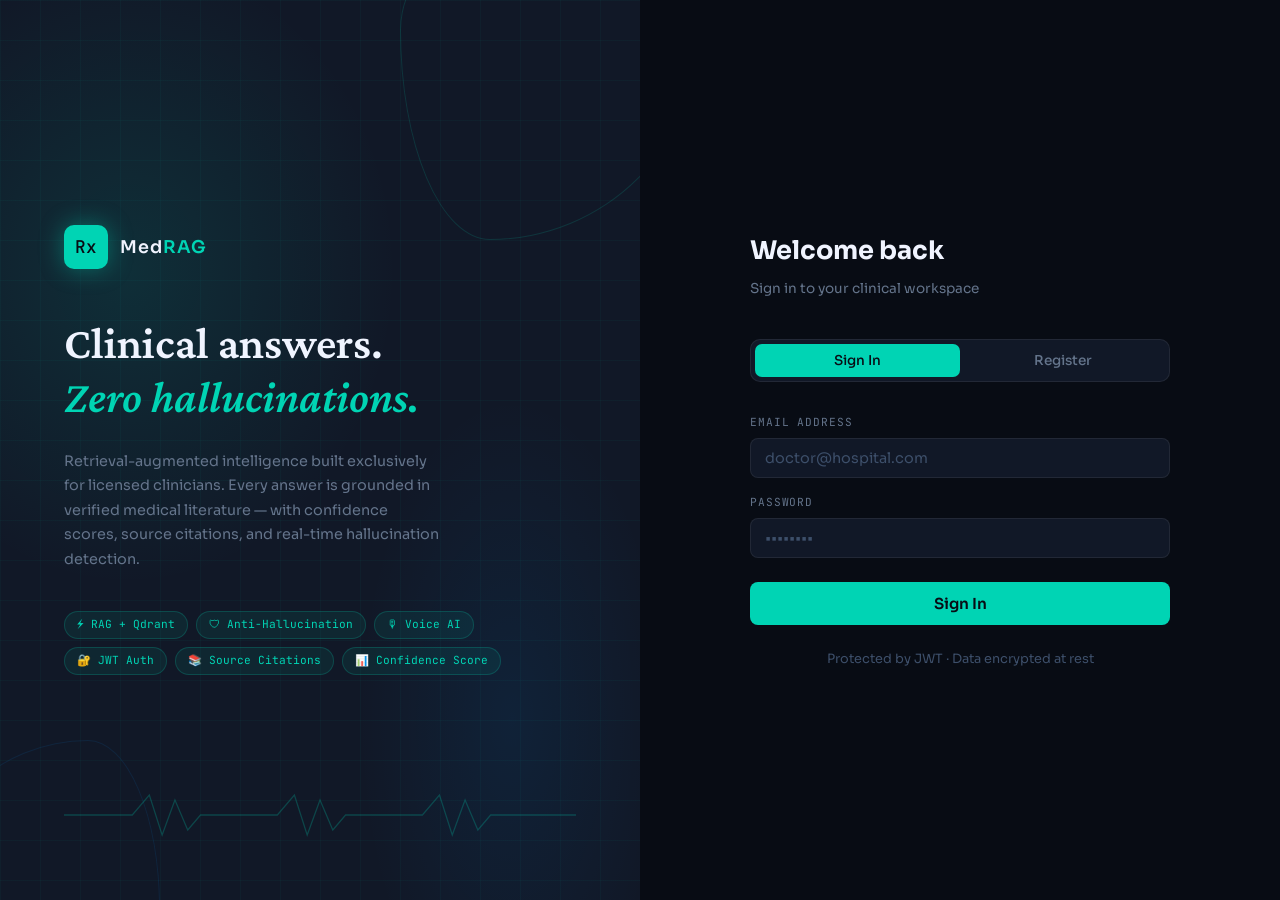
<file: frontend/index.html>
<!DOCTYPE html>
<html lang="en">
<head>
  <meta charset="UTF-8" />
  <meta name="viewport" content="width=device-width, initial-scale=1.0" />
  <title>MedRAG – Clinical Intelligence System</title>
  <link rel="preconnect" href="https://fonts.googleapis.com" />
  <link rel="preconnect" href="https://fonts.gstatic.com" crossorigin />
  <link href="https://fonts.googleapis.com/css2?family=Sora:wght@300;400;500;600;700&family=JetBrains+Mono:wght@400;500&family=Crimson+Pro:ital,wght@0,400;0,600;1,400&display=swap" rel="stylesheet" />
  <link rel="stylesheet" href="css/styles.css" />
  <style>
    /* ── Login-specific overrides ── */
    body { background: var(--bg-void); overflow: hidden; }

    .login-grid {
      display: grid;
      grid-template-columns: 1fr 1fr;
      min-height: 100vh;
    }

    /* Left panel — branding */
    .login-brand {
      position: relative;
      background: var(--bg-surface);
      display: flex;
      flex-direction: column;
      justify-content: center;
      padding: 4rem;
      overflow: hidden;
    }
    .login-brand::before {
      content: '';
      position: absolute;
      inset: 0;
      background:
        radial-gradient(ellipse 60% 50% at 20% 30%, rgba(0,212,180,0.12) 0%, transparent 70%),
        radial-gradient(ellipse 40% 60% at 80% 80%, rgba(0,150,255,0.08) 0%, transparent 60%);
      pointer-events: none;
    }
    .brand-grid-lines {
      position: absolute; inset: 0;
      background-image:
        linear-gradient(rgba(0,212,180,0.04) 1px, transparent 1px),
        linear-gradient(90deg, rgba(0,212,180,0.04) 1px, transparent 1px);
      background-size: 40px 40px;
    }
    .brand-hex {
      position: absolute; top: -60px; right: -60px;
      width: 300px; height: 300px;
      border: 1px solid rgba(0,212,180,0.15);
      border-radius: 30% 70% 70% 30% / 30% 30% 70% 70%;
      animation: morph 8s ease-in-out infinite;
    }
    .brand-hex-2 {
      position: absolute; bottom: -80px; left: -80px;
      width: 240px; height: 240px;
      border: 1px solid rgba(0,150,255,0.10);
      border-radius: 70% 30% 30% 70% / 70% 70% 30% 30%;
      animation: morph 10s ease-in-out infinite reverse;
    }
    @keyframes morph {
      0%, 100% { border-radius: 30% 70% 70% 30% / 30% 30% 70% 70%; }
      25% { border-radius: 58% 42% 75% 25% / 76% 46% 54% 24%; }
      50% { border-radius: 50% 50% 33% 67% / 55% 27% 73% 45%; }
      75% { border-radius: 33% 67% 58% 42% / 63% 68% 32% 37%; }
    }

    .brand-pulse {
      position: absolute;
      bottom: 60px; left: 4rem; right: 4rem;
      height: 50px;
      overflow: hidden;
      opacity: 0.4;
    }
    .brand-pulse svg { width: 100%; height: 100%; }

    .brand-logo {
      position: relative; z-index: 2;
      display: flex; align-items: center; gap: 12px;
      margin-bottom: 3rem;
    }
    .brand-logo-mark {
      width: 44px; height: 44px;
      background: var(--teal);
      border-radius: 10px;
      display: flex; align-items: center; justify-content: center;
      font-family: 'JetBrains Mono', monospace;
      font-size: 1.1rem; font-weight: 500;
      color: var(--bg-void);
      box-shadow: 0 0 24px rgba(0,212,180,0.4);
    }
    .brand-logo-name {
      font-family: 'Sora', sans-serif;
      font-size: 1.1rem; font-weight: 600;
      color: var(--text-primary);
      letter-spacing: 0.05em;
    }
    .brand-logo-name span { color: var(--teal); }

    .brand-headline {
      position: relative; z-index: 2;
      font-family: 'Crimson Pro', serif;
      font-size: 2.8rem;
      font-weight: 600;
      line-height: 1.2;
      color: var(--text-primary);
      margin-bottom: 1.5rem;
    }
    .brand-headline em { color: var(--teal); font-style: italic; }

    .brand-desc {
      position: relative; z-index: 2;
      font-family: 'Sora', sans-serif;
      font-size: 0.9rem;
      color: var(--text-muted);
      line-height: 1.7;
      max-width: 380px;
      margin-bottom: 2.5rem;
    }

    .brand-pills {
      position: relative; z-index: 2;
      display: flex; flex-wrap: wrap; gap: 8px;
    }
    .brand-pill {
      background: rgba(0,212,180,0.08);
      border: 1px solid rgba(0,212,180,0.2);
      color: var(--teal);
      font-family: 'JetBrains Mono', monospace;
      font-size: 0.7rem;
      padding: 4px 12px;
      border-radius: 20px;
    }

    /* Right panel — form */
    .login-panel {
      display: flex;
      flex-direction: column;
      justify-content: center;
      align-items: center;
      padding: 4rem 3rem;
      background: var(--bg-void);
    }

    .login-card {
      width: 100%;
      max-width: 420px;
      animation: slideUp 0.6s cubic-bezier(0.16, 1, 0.3, 1) both;
    }
    @keyframes slideUp {
      from { opacity: 0; transform: translateY(30px); }
      to   { opacity: 1; transform: translateY(0); }
    }

    .login-title {
      font-family: 'Sora', sans-serif;
      font-size: 1.6rem; font-weight: 700;
      color: var(--text-primary);
      margin-bottom: 0.4rem;
    }
    .login-subtitle {
      font-size: 0.85rem; color: var(--text-muted);
      margin-bottom: 2.5rem;
    }

    .tab-switch {
      display: flex;
      background: var(--bg-surface);
      border-radius: 10px;
      padding: 4px;
      margin-bottom: 2rem;
      border: 1px solid var(--border);
    }
    .tab-btn {
      flex: 1;
      padding: 8px;
      border: none;
      background: transparent;
      color: var(--text-muted);
      font-family: 'Sora', sans-serif;
      font-size: 0.85rem;
      font-weight: 500;
      cursor: pointer;
      border-radius: 7px;
      transition: all 0.2s;
    }
    .tab-btn.active {
      background: var(--teal);
      color: var(--bg-void);
    }

    .auth-form { display: none; flex-direction: column; gap: 1rem; }
    .auth-form.active { display: flex; }

    .form-group { display: flex; flex-direction: column; gap: 6px; }
    .form-label {
      font-family: 'JetBrains Mono', monospace;
      font-size: 0.7rem;
      color: var(--text-muted);
      letter-spacing: 0.08em;
      text-transform: uppercase;
    }
    .form-row { display: grid; grid-template-columns: 1fr 1fr; gap: 12px; }

    .form-input, .form-select {
      background: var(--bg-surface);
      border: 1px solid var(--border);
      border-radius: 8px;
      padding: 10px 14px;
      color: var(--text-primary);
      font-family: 'Sora', sans-serif;
      font-size: 0.9rem;
      outline: none;
      transition: border-color 0.2s, box-shadow 0.2s;
      width: 100%;
      box-sizing: border-box;
    }
    .form-input::placeholder { color: var(--text-dim); }
    .form-input:focus, .form-select:focus {
      border-color: var(--teal);
      box-shadow: 0 0 0 3px rgba(0,212,180,0.12);
    }
    .form-select option { background: var(--bg-surface); }

    .form-input.error { border-color: var(--danger); }
    .error-msg {
      font-size: 0.75rem; color: var(--danger);
      display: none;
    }
    .error-msg.visible { display: block; }

    .btn-primary {
      background: var(--teal);
      color: var(--bg-void);
      border: none;
      border-radius: 8px;
      padding: 12px;
      font-family: 'Sora', sans-serif;
      font-size: 0.95rem;
      font-weight: 600;
      cursor: pointer;
      transition: opacity 0.2s, transform 0.1s, box-shadow 0.2s;
      position: relative;
      overflow: hidden;
      margin-top: 0.5rem;
    }
    .btn-primary:hover { opacity: 0.92; box-shadow: 0 0 20px rgba(0,212,180,0.35); }
    .btn-primary:active { transform: scale(0.98); }
    .btn-primary:disabled { opacity: 0.5; cursor: not-allowed; }
    .btn-primary .btn-loader {
      display: none;
      width: 16px; height: 16px;
      border: 2px solid rgba(0,0,0,0.3);
      border-top-color: var(--bg-void);
      border-radius: 50%;
      animation: spin 0.7s linear infinite;
      margin: 0 auto;
    }
    .btn-primary.loading .btn-text { display: none; }
    .btn-primary.loading .btn-loader { display: block; }
    @keyframes spin { to { transform: rotate(360deg); } }

    .form-footer {
      text-align: center;
      font-size: 0.8rem;
      color: var(--text-dim);
      margin-top: 0.5rem;
    }

    .alert-box {
      padding: 10px 14px;
      border-radius: 8px;
      font-size: 0.82rem;
      font-family: 'Sora', sans-serif;
      display: none;
    }
    .alert-box.error { background: rgba(239,68,68,0.1); border: 1px solid rgba(239,68,68,0.3); color: #f87171; display: block; }
    .alert-box.success { background: rgba(0,212,180,0.1); border: 1px solid rgba(0,212,180,0.3); color: var(--teal); display: block; }

    @media (max-width: 768px) {
      .login-grid { grid-template-columns: 1fr; }
      .login-brand { display: none; }
      .login-panel { padding: 2rem 1.5rem; }
    }
  </style>
</head>
<body>
  <div class="login-grid">
    <!-- ── Brand Panel ── -->
    <div class="login-brand">
      <div class="brand-grid-lines"></div>
      <div class="brand-hex"></div>
      <div class="brand-hex-2"></div>

      <div class="brand-logo">
        <div class="brand-logo-mark">Rx</div>
        <div class="brand-logo-name">Med<span>RAG</span></div>
      </div>

      <h1 class="brand-headline">
        Clinical answers.<br/>
        <em>Zero hallucinations.</em>
      </h1>
      <p class="brand-desc">
        Retrieval-augmented intelligence built exclusively for licensed clinicians.
        Every answer is grounded in verified medical literature — with confidence scores,
        source citations, and real-time hallucination detection.
      </p>

      <div class="brand-pills">
        <span class="brand-pill">⚡ RAG + Qdrant</span>
        <span class="brand-pill">🛡 Anti-Hallucination</span>
        <span class="brand-pill">🎙 Voice AI</span>
        <span class="brand-pill">🔐 JWT Auth</span>
        <span class="brand-pill">📚 Source Citations</span>
        <span class="brand-pill">📊 Confidence Score</span>
      </div>

      <!-- ECG pulse line decoration -->
      <div class="brand-pulse">
        <svg viewBox="0 0 600 50" preserveAspectRatio="none" fill="none">
          <polyline points="0,25 80,25 100,5 115,45 130,10 145,40 160,25 250,25 270,5 285,45 300,10 315,40 330,25 420,25 440,5 455,45 470,10 485,40 500,25 600,25"
            stroke="rgba(0,212,180,0.6)" stroke-width="1.5" fill="none"/>
        </svg>
      </div>
    </div>

    <!-- ── Auth Panel ── -->
    <div class="login-panel">
      <div class="login-card">
        <h2 class="login-title">Welcome back</h2>
        <p class="login-subtitle">Sign in to your clinical workspace</p>

        <div class="tab-switch">
          <button class="tab-btn active" onclick="switchTab('login')">Sign In</button>
          <button class="tab-btn" onclick="switchTab('register')">Register</button>
        </div>

        <div id="alertBox" class="alert-box"></div>

        <!-- ── Login Form ── -->
        <form id="loginForm" class="auth-form active" onsubmit="handleLogin(event)">
          <div class="form-group">
            <label class="form-label">Email Address</label>
            <input type="email" id="loginEmail" class="form-input" placeholder="doctor@hospital.com" required />
          </div>
          <div class="form-group">
            <label class="form-label">Password</label>
            <input type="password" id="loginPassword" class="form-input" placeholder="••••••••" required />
          </div>
          <button type="submit" class="btn-primary" id="loginBtn">
            <span class="btn-text">Sign In</span>
            <span class="btn-loader"></span>
          </button>
          <p class="form-footer">Protected by JWT · Data encrypted at rest</p>
        </form>

        <!-- ── Register Form ── -->
        <form id="registerForm" class="auth-form" onsubmit="handleRegister(event)">
          <div class="form-row">
            <div class="form-group">
              <label class="form-label">First Name</label>
              <input type="text" id="regFirst" class="form-input" placeholder="Jane" required />
            </div>
            <div class="form-group">
              <label class="form-label">Last Name</label>
              <input type="text" id="regLast" class="form-input" placeholder="Smith" required />
            </div>
          </div>
          <div class="form-group">
            <label class="form-label">Email Address</label>
            <input type="email" id="regEmail" class="form-input" placeholder="doctor@hospital.com" required />
          </div>
          <div class="form-row">
            <div class="form-group">
              <label class="form-label">Specialty</label>
              <select id="regSpecialty" class="form-select form-input" required>
                <option value="">Select…</option>
                <option value="cardiology">Cardiology</option>
                <option value="neurology">Neurology</option>
                <option value="oncology">Oncology</option>
                <option value="pediatrics">Pediatrics</option>
                <option value="radiology">Radiology</option>
                <option value="surgery">Surgery</option>
                <option value="internal_medicine">Internal Medicine</option>
                <option value="emergency">Emergency Medicine</option>
                <option value="psychiatry">Psychiatry</option>
                <option value="dermatology">Dermatology</option>
                <option value="orthopedics">Orthopedics</option>
                <option value="gynecology">Gynecology</option>
                <option value="urology">Urology</option>
                <option value="general">General Practice</option>
              </select>
            </div>
            <div class="form-group">
              <label class="form-label">License No.</label>
              <input type="text" id="regLicense" class="form-input" placeholder="MCI-12345" required />
            </div>
          </div>
          <div class="form-group">
            <label class="form-label">Hospital / Institution</label>
            <input type="text" id="regHospital" class="form-input" placeholder="City General Hospital" />
          </div>
          <div class="form-group">
            <label class="form-label">Password</label>
            <input type="password" id="regPassword" class="form-input" placeholder="Min 8 characters" required />
          </div>
          <div class="form-group">
            <label class="form-label">Confirm Password</label>
            <input type="password" id="regPassword2" class="form-input" placeholder="Repeat password" required />
          </div>
          <button type="submit" class="btn-primary" id="registerBtn">
            <span class="btn-text">Create Account</span>
            <span class="btn-loader"></span>
          </button>
          <p class="form-footer">For licensed medical professionals only</p>
        </form>
      </div>
    </div>
  </div>

  <script src="js/api.js"></script>
  <script src="js/auth.js"></script>
</body>
</html>
</file>
<file: frontend/css/styles.css>
/* ══════════════════════════════════════════════════════════════════════════════
   MedRAG – Design System
   Dark clinical aesthetic: deep navy base, electric teal accents
   Fonts: Sora (UI) · JetBrains Mono (data) · Crimson Pro (headings)
══════════════════════════════════════════════════════════════════════════════ */

/* ── Variables ─────────────────────────────────────────────────────────────── */
:root {
  --bg-void:        #080c14;
  --bg-deep:        #0d1220;
  --bg-surface:     #111827;
  --bg-elevated:    #1a2235;
  --bg-hover:       #1e2940;

  --teal:           #00d4b4;
  --teal-dim:       rgba(0,212,180,0.15);
  --teal-glow:      rgba(0,212,180,0.35);
  --blue:           #3b82f6;
  --amber:          #f59e0b;
  --danger:         #ef4444;
  --success:        #22c55e;

  --text-primary:   #f0f4ff;
  --text-secondary: #94a3b8;
  --text-muted:     #64748b;
  --text-dim:       #3d4f6a;

  --border:         rgba(255,255,255,0.07);
  --border-bright:  rgba(255,255,255,0.12);

  --radius-sm:      6px;
  --radius-md:      10px;
  --radius-lg:      16px;
  --radius-xl:      24px;

  --shadow-sm:      0 1px 3px rgba(0,0,0,0.4);
  --shadow-md:      0 4px 16px rgba(0,0,0,0.5);
  --shadow-lg:      0 12px 40px rgba(0,0,0,0.7);

  --sidebar-w:      240px;
  --sidebar-collapsed: 64px;
  --transition:     0.2s cubic-bezier(0.16, 1, 0.3, 1);
}

/* ── Reset ─────────────────────────────────────────────────────────────────── */
*, *::before, *::after { box-sizing: border-box; margin: 0; padding: 0; }
html { font-size: 16px; -webkit-font-smoothing: antialiased; }
body {
  font-family: 'Sora', sans-serif;
  background: var(--bg-void);
  color: var(--text-primary);
  min-height: 100vh;
  line-height: 1.6;
}
a { text-decoration: none; color: inherit; }
button { font-family: inherit; cursor: pointer; }
select, input, textarea { font-family: inherit; }
::-webkit-scrollbar { width: 5px; height: 5px; }
::-webkit-scrollbar-track { background: transparent; }
::-webkit-scrollbar-thumb { background: var(--bg-elevated); border-radius: 10px; }
::selection { background: var(--teal-dim); color: var(--teal); }

/* ══════════════════════════════════════════════════════════════════════════════
   APP SHELL
══════════════════════════════════════════════════════════════════════════════ */
.app-shell {
  display: flex;
  height: 100vh;
  overflow: hidden;
}

/* ── Sidebar ─────────────────────────────────────────────────────────────── */
.sidebar {
  width: var(--sidebar-w);
  background: var(--bg-surface);
  border-right: 1px solid var(--border);
  display: flex;
  flex-direction: column;
  flex-shrink: 0;
  transition: width var(--transition);
  overflow: hidden;
  position: relative;
  z-index: 10;
}
.sidebar.collapsed { width: var(--sidebar-collapsed); }
.sidebar.collapsed .logo-name,
.sidebar.collapsed .doctor-info,
.sidebar.collapsed .nav-item span,
.sidebar.collapsed .specialty-badge,
.sidebar.collapsed .btn-logout { display: none; }

.sidebar-header {
  display: flex;
  align-items: center;
  justify-content: space-between;
  padding: 1.25rem 1rem;
  border-bottom: 1px solid var(--border);
}

.logo { display: flex; align-items: center; gap: 10px; }
.logo-mark {
  width: 36px; height: 36px;
  background: var(--teal);
  color: var(--bg-void);
  border-radius: var(--radius-sm);
  display: flex; align-items: center; justify-content: center;
  font-family: 'JetBrains Mono', monospace;
  font-size: 0.85rem; font-weight: 500;
  flex-shrink: 0;
  box-shadow: 0 0 16px var(--teal-glow);
}
.logo-name {
  font-size: 1rem; font-weight: 600;
  white-space: nowrap;
}
.logo-name span { color: var(--teal); }

.sidebar-toggle {
  background: var(--bg-elevated);
  border: 1px solid var(--border);
  color: var(--text-muted);
  width: 28px; height: 28px;
  border-radius: var(--radius-sm);
  display: flex; align-items: center; justify-content: center;
  transition: color var(--transition);
  flex-shrink: 0;
}
.sidebar-toggle:hover { color: var(--teal); }

.sidebar-doctor {
  display: flex;
  align-items: center;
  gap: 10px;
  padding: 1rem;
  border-bottom: 1px solid var(--border);
}
.doctor-avatar {
  width: 36px; height: 36px;
  border-radius: 50%;
  background: linear-gradient(135deg, var(--teal) 0%, var(--blue) 100%);
  display: flex; align-items: center; justify-content: center;
  font-size: 0.75rem; font-weight: 700;
  color: white;
  flex-shrink: 0;
}
.doctor-name { font-size: 0.82rem; font-weight: 600; white-space: nowrap; }
.doctor-specialty { font-size: 0.7rem; color: var(--teal); font-family: 'JetBrains Mono', monospace; }

.sidebar-nav {
  flex: 1;
  padding: 0.75rem 0.5rem;
  display: flex;
  flex-direction: column;
  gap: 2px;
  overflow-y: auto;
}
.nav-item {
  display: flex;
  align-items: center;
  gap: 10px;
  padding: 9px 10px;
  border-radius: var(--radius-md);
  color: var(--text-muted);
  font-size: 0.85rem;
  font-weight: 500;
  transition: all var(--transition);
  cursor: pointer;
  white-space: nowrap;
}
.nav-item:hover { background: var(--bg-elevated); color: var(--text-primary); }
.nav-item.active { background: var(--teal-dim); color: var(--teal); }
.nav-icon { width: 18px; height: 18px; flex-shrink: 0; }

.sidebar-footer {
  padding: 1rem;
  border-top: 1px solid var(--border);
  display: flex;
  flex-direction: column;
  gap: 8px;
}
.specialty-badge {
  background: var(--bg-elevated);
  border: 1px solid var(--border);
  color: var(--text-muted);
  font-family: 'JetBrains Mono', monospace;
  font-size: 0.68rem;
  padding: 4px 8px;
  border-radius: 20px;
  text-transform: uppercase;
  letter-spacing: 0.06em;
  text-align: center;
}
.btn-logout {
  background: transparent;
  border: 1px solid var(--border);
  color: var(--text-muted);
  border-radius: var(--radius-sm);
  padding: 7px;
  font-size: 0.78rem;
  transition: all var(--transition);
  white-space: nowrap;
}
.btn-logout:hover { border-color: var(--danger); color: var(--danger); }

/* ── Main Content ─────────────────────────────────────────────────────────── */
.main-content {
  flex: 1;
  overflow: hidden;
  display: flex;
  flex-direction: column;
  background: var(--bg-void);
}

.panel {
  flex: 1;
  display: none;
  overflow: hidden;
  height: 100%;
}
.panel.active { display: flex; flex-direction: column; }

/* ══════════════════════════════════════════════════════════════════════════════
   CHAT PANEL
══════════════════════════════════════════════════════════════════════════════ */
.chat-layout {
  display: flex;
  height: 100%;
  overflow: hidden;
}

.chat-main {
  flex: 1;
  display: flex;
  flex-direction: column;
  min-width: 0;
  border-right: 1px solid var(--border);
}

.chat-header {
  display: flex;
  align-items: center;
  justify-content: space-between;
  padding: 1.25rem 1.5rem;
  border-bottom: 1px solid var(--border);
  background: var(--bg-surface);
  flex-shrink: 0;
}
.panel-title { font-size: 1.1rem; font-weight: 600; }
.panel-sub { font-size: 0.78rem; color: var(--text-muted); margin-top: 2px; }

.chat-header-controls {
  display: flex;
  align-items: center;
  gap: 8px;
}
.filter-select {
  background: var(--bg-elevated);
  border: 1px solid var(--border);
  color: var(--text-secondary);
  border-radius: var(--radius-sm);
  padding: 6px 10px;
  font-size: 0.8rem;
  outline: none;
  cursor: pointer;
  transition: border-color var(--transition);
}
.filter-select:focus { border-color: var(--teal); }
.filter-select option { background: var(--bg-surface); }

.btn-icon {
  background: var(--bg-elevated);
  border: 1px solid var(--border);
  color: var(--text-muted);
  width: 32px; height: 32px;
  border-radius: var(--radius-sm);
  display: flex; align-items: center; justify-content: center;
  transition: all var(--transition);
}
.btn-icon:hover { color: var(--danger); border-color: var(--danger); }

/* Messages */
.chat-messages {
  flex: 1;
  overflow-y: auto;
  padding: 1.5rem;
  display: flex;
  flex-direction: column;
  gap: 1.5rem;
}

/* Welcome screen */
.chat-welcome {
  display: flex;
  flex-direction: column;
  align-items: center;
  justify-content: center;
  text-align: center;
  flex: 1;
  padding: 3rem 2rem;
  gap: 1rem;
}
.welcome-icon {
  width: 80px; height: 80px;
  background: var(--bg-elevated);
  border: 1px solid var(--border);
  border-radius: 50%;
  display: flex; align-items: center; justify-content: center;
  margin-bottom: 0.5rem;
}
.chat-welcome h3 { font-size: 1.2rem; font-weight: 600; }
.chat-welcome p { color: var(--text-muted); font-size: 0.88rem; max-width: 380px; }
.welcome-examples {
  display: flex;
  flex-wrap: wrap;
  gap: 8px;
  justify-content: center;
  margin-top: 0.75rem;
}
.example-chip {
  background: var(--bg-elevated);
  border: 1px solid var(--border);
  color: var(--text-secondary);
  font-size: 0.78rem;
  padding: 6px 14px;
  border-radius: 20px;
  transition: all var(--transition);
}
.example-chip:hover {
  background: var(--teal-dim);
  border-color: rgba(0,212,180,0.3);
  color: var(--teal);
}

/* Message bubbles */
.message { display: flex; flex-direction: column; gap: 0.5rem; animation: msgIn 0.3s ease both; }
@keyframes msgIn { from { opacity:0; transform:translateY(8px); } to { opacity:1; transform:translateY(0); } }

.msg-user { align-items: flex-end; }
.msg-bot  { align-items: flex-start; }

.msg-bubble {
  max-width: 72%;
  padding: 12px 16px;
  border-radius: var(--radius-lg);
  font-size: 0.88rem;
  line-height: 1.65;
}
.msg-user .msg-bubble {
  background: var(--teal);
  color: var(--bg-void);
  border-bottom-right-radius: 4px;
  font-weight: 500;
}
.msg-bot .msg-bubble {
  background: var(--bg-surface);
  border: 1px solid var(--border);
  color: var(--text-primary);
  border-bottom-left-radius: 4px;
  max-width: 85%;
}
.msg-meta {
  display: flex; align-items: center; gap: 8px;
  font-size: 0.68rem; color: var(--text-dim);
  font-family: 'JetBrains Mono', monospace;
}
.msg-time { }
.msg-badge {
  padding: 1px 7px;
  border-radius: 10px;
  font-size: 0.65rem;
  font-weight: 600;
  letter-spacing: 0.04em;
}
.badge-high    { background: rgba(34,197,94,0.15);  color: #4ade80; }
.badge-medium  { background: rgba(59,130,246,0.15); color: #60a5fa; }
.badge-low     { background: rgba(245,158,11,0.15); color: #fbbf24; }
.badge-critical{ background: rgba(239,68,68,0.15);  color: #f87171; }

/* Hallucination risk message */
.msg-hallucination-warning {
  background: rgba(245,158,11,0.08) !important;
  border-color: rgba(245,158,11,0.3) !important;
  border-left: 3px solid var(--amber) !important;
}

/* Inline sources list in message */
.msg-sources {
  margin-top: 12px;
  padding-top: 12px;
  border-top: 1px solid var(--border);
  display: flex;
  flex-direction: column;
  gap: 6px;
}
.msg-source-tag {
  display: flex;
  align-items: center;
  gap: 8px;
  font-size: 0.72rem;
  color: var(--text-muted);
  font-family: 'JetBrains Mono', monospace;
}
.msg-source-dot {
  width: 6px; height: 6px;
  border-radius: 50%;
  background: var(--teal);
  flex-shrink: 0;
}

/* Typing indicator */
.typing-indicator {
  background: var(--bg-surface);
  border: 1px solid var(--border);
  border-radius: var(--radius-lg);
  border-bottom-left-radius: 4px;
  padding: 12px 16px;
  display: flex; gap: 4px; align-items: center;
  width: fit-content;
}
.typing-dot {
  width: 7px; height: 7px;
  border-radius: 50%;
  background: var(--text-muted);
  animation: typingBounce 1.2s ease-in-out infinite;
}
.typing-dot:nth-child(2) { animation-delay: 0.2s; }
.typing-dot:nth-child(3) { animation-delay: 0.4s; }
@keyframes typingBounce {
  0%,60%,100% { transform: translateY(0); }
  30% { transform: translateY(-5px); }
}

/* Input area */
.chat-input-area {
  border-top: 1px solid var(--border);
  padding: 1rem 1.5rem;
  background: var(--bg-surface);
  flex-shrink: 0;
  display: flex;
  flex-direction: column;
  gap: 8px;
}

.hallucination-banner {
  display: flex;
  align-items: center;
  gap: 8px;
  background: rgba(245,158,11,0.1);
  border: 1px solid rgba(245,158,11,0.25);
  border-radius: var(--radius-sm);
  padding: 7px 12px;
  font-size: 0.78rem;
  color: var(--amber);
  animation: fadeIn 0.3s ease;
}
@keyframes fadeIn { from { opacity:0; } to { opacity:1; } }

.input-wrapper {
  display: flex;
  align-items: flex-end;
  gap: 8px;
  background: var(--bg-elevated);
  border: 1px solid var(--border);
  border-radius: var(--radius-lg);
  padding: 10px 10px 10px 16px;
  transition: border-color var(--transition), box-shadow var(--transition);
}
.input-wrapper:focus-within {
  border-color: rgba(0,212,180,0.4);
  box-shadow: 0 0 0 3px rgba(0,212,180,0.08);
}

.query-input {
  flex: 1;
  background: transparent;
  border: none;
  outline: none;
  color: var(--text-primary);
  font-size: 0.9rem;
  line-height: 1.5;
  resize: none;
  max-height: 160px;
  min-height: 24px;
}
.query-input::placeholder { color: var(--text-dim); }

.input-actions { display: flex; gap: 6px; flex-shrink: 0; }

.btn-voice {
  width: 36px; height: 36px;
  border-radius: var(--radius-sm);
  background: var(--bg-surface);
  border: 1px solid var(--border);
  color: var(--text-muted);
  display: flex; align-items: center; justify-content: center;
  transition: all var(--transition);
  position: relative;
  overflow: hidden;
}
.btn-voice:hover { color: var(--teal); border-color: var(--teal); }
.btn-voice.recording { background: rgba(239,68,68,0.15); border-color: var(--danger); color: var(--danger); }

.voice-waves {
  position: absolute;
  display: flex; align-items: center; gap: 2px;
}
.voice-waves span {
  display: block;
  width: 3px;
  background: var(--danger);
  border-radius: 2px;
  animation: voiceBar 0.8s ease-in-out infinite;
}
.voice-waves span:nth-child(1) { height: 10px; animation-delay: 0s; }
.voice-waves span:nth-child(2) { height: 18px; animation-delay: 0.15s; }
.voice-waves span:nth-child(3) { height: 10px; animation-delay: 0.3s; }
@keyframes voiceBar {
  0%,100% { transform: scaleY(0.4); }
  50%      { transform: scaleY(1); }
}

.btn-send {
  width: 36px; height: 36px;
  border-radius: var(--radius-sm);
  background: var(--teal);
  border: none;
  color: var(--bg-void);
  display: flex; align-items: center; justify-content: center;
  transition: all var(--transition);
}
.btn-send:hover { opacity: 0.88; box-shadow: 0 0 12px var(--teal-glow); }
.btn-send:disabled { opacity: 0.4; cursor: not-allowed; }

.input-hint {
  font-size: 0.68rem;
  color: var(--text-dim);
  font-family: 'JetBrains Mono', monospace;
  text-align: center;
}

/* ── Sources Sidebar ─────────────────────────────────────────────────────── */
.sources-panel {
  width: 280px;
  flex-shrink: 0;
  background: var(--bg-surface);
  display: flex;
  flex-direction: column;
  overflow: hidden;
}
.sources-header {
  padding: 1.25rem 1rem 0.75rem;
  border-bottom: 1px solid var(--border);
  display: flex;
  align-items: center;
  justify-content: space-between;
  font-size: 0.82rem;
  font-weight: 600;
  color: var(--text-secondary);
}
.sources-count {
  background: var(--bg-elevated);
  color: var(--text-muted);
  font-family: 'JetBrains Mono', monospace;
  font-size: 0.7rem;
  padding: 2px 8px;
  border-radius: 10px;
}
.sources-list {
  flex: 1;
  overflow-y: auto;
  padding: 0.75rem;
  display: flex;
  flex-direction: column;
  gap: 8px;
}
.sources-empty {
  font-size: 0.78rem;
  color: var(--text-dim);
  text-align: center;
  padding: 2rem 1rem;
  line-height: 1.5;
}

.source-card {
  background: var(--bg-elevated);
  border: 1px solid var(--border);
  border-radius: var(--radius-md);
  padding: 10px 12px;
  cursor: pointer;
  transition: all var(--transition);
  animation: cardIn 0.3s ease both;
}
@keyframes cardIn { from { opacity:0; transform:translateX(10px); } }
.source-card:hover { border-color: rgba(0,212,180,0.3); background: var(--bg-hover); }
.source-card-title {
  font-size: 0.78rem;
  font-weight: 600;
  color: var(--text-primary);
  margin-bottom: 4px;
  white-space: nowrap;
  overflow: hidden;
  text-overflow: ellipsis;
}
.source-card-meta {
  display: flex;
  flex-wrap: wrap;
  gap: 4px;
  margin-bottom: 6px;
}
.source-tag {
  font-family: 'JetBrains Mono', monospace;
  font-size: 0.62rem;
  padding: 2px 6px;
  border-radius: 4px;
  background: var(--bg-surface);
  color: var(--text-muted);
}
.source-tag.teal { background: var(--teal-dim); color: var(--teal); }
.source-score {
  display: flex;
  align-items: center;
  gap: 6px;
  margin-top: 4px;
}
.source-score-bar {
  flex: 1;
  height: 3px;
  background: var(--border);
  border-radius: 2px;
  overflow: hidden;
}
.source-score-fill {
  height: 100%;
  background: var(--teal);
  border-radius: 2px;
  transition: width 0.8s cubic-bezier(0.16, 1, 0.3, 1);
}
.source-score-val {
  font-family: 'JetBrains Mono', monospace;
  font-size: 0.65rem;
  color: var(--teal);
}

/* ── Confidence Ring ─────────────────────────────────────────────────────── */
.confidence-section {
  border-top: 1px solid var(--border);
  padding: 1rem;
}
.confidence-section h4 {
  font-size: 0.78rem;
  font-weight: 600;
  color: var(--text-secondary);
  margin-bottom: 0.75rem;
}
.confidence-ring-wrap {
  display: flex;
  flex-direction: column;
  align-items: center;
  position: relative;
  margin-bottom: 1rem;
}
.confidence-ring { overflow: visible; }
.confidence-center {
  position: absolute;
  top: 50%; left: 50%;
  transform: translate(-50%, -50%);
  text-align: center;
}
.confidence-pct {
  font-family: 'JetBrains Mono', monospace;
  font-size: 1.1rem;
  font-weight: 500;
  color: var(--teal);
  line-height: 1;
}
.confidence-label {
  font-size: 0.58rem;
  text-transform: uppercase;
  letter-spacing: 0.08em;
  color: var(--text-muted);
  margin-top: 2px;
}

.grounding-bars {
  display: flex;
  flex-direction: column;
  gap: 6px;
  max-height: 120px;
  overflow-y: auto;
}
.grounding-row {
  display: flex;
  align-items: center;
  gap: 6px;
  font-size: 0.65rem;
}
.grounding-dot {
  width: 6px; height: 6px;
  border-radius: 50%;
  flex-shrink: 0;
}
.grounding-sent {
  color: var(--text-muted);
  white-space: nowrap;
  overflow: hidden;
  text-overflow: ellipsis;
  flex: 1;
}
.grounded-yes .grounding-dot { background: var(--success); }
.grounded-no  .grounding-dot { background: var(--amber); }

/* ══════════════════════════════════════════════════════════════════════════════
   GENERIC PANEL
══════════════════════════════════════════════════════════════════════════════ */
.panel-inner {
  flex: 1;
  overflow-y: auto;
  padding: 1.5rem 2rem;
  display: flex;
  flex-direction: column;
  gap: 1.5rem;
}
.panel-heading {
  display: flex;
  align-items: center;
  justify-content: space-between;
  flex-wrap: wrap;
  gap: 10px;
}
.panel-controls { display: flex; gap: 8px; align-items: center; }

/* ── History ─────────────────────────────────────────────────────────────── */
.history-list { display: flex; flex-direction: column; gap: 10px; }
.history-card {
  background: var(--bg-surface);
  border: 1px solid var(--border);
  border-radius: var(--radius-md);
  padding: 1rem 1.25rem;
  transition: border-color var(--transition);
  cursor: pointer;
  animation: slideUp 0.3s ease both;
}
.history-card:hover { border-color: rgba(0,212,180,0.2); }
.history-card-header {
  display: flex;
  align-items: flex-start;
  justify-content: space-between;
  gap: 12px;
  margin-bottom: 8px;
}
.history-query {
  font-size: 0.88rem;
  font-weight: 500;
  line-height: 1.4;
  flex: 1;
}
.history-badge {
  display: flex;
  align-items: center;
  gap: 6px;
  flex-shrink: 0;
}
.history-answer {
  font-size: 0.78rem;
  color: var(--text-muted);
  line-height: 1.5;
  overflow: hidden;
  display: -webkit-box;
  -webkit-line-clamp: 2;
  -webkit-box-orient: vertical;
  margin-bottom: 8px;
}
.history-footer {
  display: flex;
  align-items: center;
  gap: 12px;
  font-size: 0.68rem;
  color: var(--text-dim);
  font-family: 'JetBrains Mono', monospace;
}
.risk-pill {
  background: rgba(239,68,68,0.1);
  color: #f87171;
  border: 1px solid rgba(239,68,68,0.2);
  padding: 1px 7px;
  border-radius: 10px;
  font-size: 0.62rem;
  font-weight: 600;
}
.feedback-btns { display: flex; gap: 4px; margin-left: auto; }
.btn-feedback {
  background: var(--bg-elevated);
  border: 1px solid var(--border);
  color: var(--text-muted);
  padding: 3px 8px;
  border-radius: 6px;
  font-size: 0.68rem;
  transition: all var(--transition);
}
.btn-feedback:hover { border-color: var(--teal); color: var(--teal); }
.btn-feedback.active-helpful { background: rgba(34,197,94,0.1); color: #4ade80; border-color: rgba(34,197,94,0.3); }
.btn-feedback.active-unhelpful { background: rgba(239,68,68,0.1); color: #f87171; border-color: rgba(239,68,68,0.3); }

/* ── Documents ───────────────────────────────────────────────────────────── */
.btn-primary-sm {
  background: var(--teal);
  color: var(--bg-void);
  border: none;
  border-radius: var(--radius-sm);
  padding: 8px 16px;
  font-size: 0.82rem;
  font-weight: 600;
  cursor: pointer;
  transition: opacity var(--transition), box-shadow var(--transition);
}
.btn-primary-sm:hover { opacity: 0.9; box-shadow: 0 0 14px var(--teal-glow); }

.btn-ghost {
  background: transparent;
  border: 1px solid var(--border);
  color: var(--text-muted);
  border-radius: var(--radius-sm);
  padding: 8px 16px;
  font-size: 0.82rem;
  cursor: pointer;
  transition: all var(--transition);
}
.btn-ghost:hover { border-color: var(--text-muted); color: var(--text-primary); }

.upload-form {
  background: var(--bg-surface);
  border: 1px solid var(--border);
  border-radius: var(--radius-lg);
  padding: 1.5rem;
  animation: slideUp 0.3s ease;
}
.upload-form-grid {
  display: grid;
  grid-template-columns: 1fr 1fr;
  gap: 12px;
  margin-bottom: 1rem;
}
.upload-file-preview {
  background: var(--bg-elevated);
  border: 1px dashed var(--border);
  border-radius: var(--radius-sm);
  padding: 10px 14px;
  font-size: 0.8rem;
  color: var(--text-muted);
  margin-bottom: 1rem;
  font-family: 'JetBrains Mono', monospace;
}
.upload-actions { display: flex; justify-content: flex-end; gap: 8px; }

.doc-list {
  display: grid;
  grid-template-columns: repeat(auto-fill, minmax(300px, 1fr));
  gap: 12px;
}
.doc-card {
  background: var(--bg-surface);
  border: 1px solid var(--border);
  border-radius: var(--radius-md);
  padding: 1rem;
  transition: border-color var(--transition);
  animation: slideUp 0.3s ease both;
}
.doc-card:hover { border-color: rgba(0,212,180,0.2); }
.doc-card-header {
  display: flex;
  justify-content: space-between;
  align-items: flex-start;
  margin-bottom: 8px;
}
.doc-title { font-size: 0.85rem; font-weight: 600; line-height: 1.3; }
.doc-status {
  font-family: 'JetBrains Mono', monospace;
  font-size: 0.65rem;
  padding: 2px 8px;
  border-radius: 10px;
  flex-shrink: 0;
}
.status-indexed  { background: rgba(34,197,94,0.1);  color: #4ade80; }
.status-processing { background: rgba(59,130,246,0.1); color: #60a5fa; }
.status-pending  { background: rgba(245,158,11,0.1); color: #fbbf24; }
.status-failed   { background: rgba(239,68,68,0.1);  color: #f87171; }
.doc-meta {
  display: flex;
  flex-wrap: wrap;
  gap: 4px;
  margin-bottom: 8px;
}
.doc-footer {
  display: flex;
  justify-content: space-between;
  align-items: center;
  font-size: 0.68rem;
  color: var(--text-dim);
  font-family: 'JetBrains Mono', monospace;
  margin-top: 8px;
  padding-top: 8px;
  border-top: 1px solid var(--border);
}
.btn-doc-delete {
  background: transparent;
  border: none;
  color: var(--text-dim);
  cursor: pointer;
  font-size: 0.72rem;
  transition: color var(--transition);
}
.btn-doc-delete:hover { color: var(--danger); }

/* ── Analytics ───────────────────────────────────────────────────────────── */
.stats-grid {
  display: grid;
  grid-template-columns: repeat(auto-fill, minmax(200px, 1fr));
  gap: 16px;
}
.stat-card {
  background: var(--bg-surface);
  border: 1px solid var(--border);
  border-radius: var(--radius-lg);
  padding: 1.25rem;
  display: flex;
  flex-direction: column;
  gap: 6px;
  animation: slideUp 0.3s ease both;
}
.stat-label {
  font-size: 0.72rem;
  color: var(--text-muted);
  font-family: 'JetBrains Mono', monospace;
  text-transform: uppercase;
  letter-spacing: 0.06em;
}
.stat-value {
  font-family: 'JetBrains Mono', monospace;
  font-size: 2rem;
  font-weight: 500;
  color: var(--teal);
  line-height: 1;
}
.stat-sub { font-size: 0.75rem; color: var(--text-muted); }

/* ══════════════════════════════════════════════════════════════════════════════
   SHARED COMPONENTS
══════════════════════════════════════════════════════════════════════════════ */
.loading-state {
  display: flex;
  align-items: center;
  justify-content: center;
  gap: 10px;
  padding: 3rem;
  color: var(--text-muted);
  font-size: 0.85rem;
}
.spinner {
  width: 18px; height: 18px;
  border: 2px solid var(--border);
  border-top-color: var(--teal);
  border-radius: 50%;
  animation: spin 0.8s linear infinite;
}
@keyframes spin { to { transform: rotate(360deg); } }

/* Shared form styles (reused in dashboard) */
.form-group { display: flex; flex-direction: column; gap: 5px; }
.form-label {
  font-family: 'JetBrains Mono', monospace;
  font-size: 0.68rem;
  color: var(--text-muted);
  text-transform: uppercase;
  letter-spacing: 0.07em;
}
.form-input, .form-select {
  background: var(--bg-elevated);
  border: 1px solid var(--border);
  border-radius: var(--radius-sm);
  padding: 8px 12px;
  color: var(--text-primary);
  font-size: 0.85rem;
  outline: none;
  transition: border-color var(--transition);
  width: 100%;
}
.form-input:focus, .form-select:focus { border-color: var(--teal); }
.form-select option { background: var(--bg-surface); }

/* ── Toast notifications ─────────────────────────────────────────────────── */
.toast-container {
  position: fixed;
  bottom: 24px; right: 24px;
  display: flex; flex-direction: column; gap: 8px;
  z-index: 1000;
}
.toast {
  background: var(--bg-elevated);
  border: 1px solid var(--border);
  border-radius: var(--radius-md);
  padding: 10px 16px;
  font-size: 0.82rem;
  color: var(--text-primary);
  box-shadow: var(--shadow-md);
  animation: toastIn 0.3s cubic-bezier(0.16,1,0.3,1) both;
  max-width: 320px;
  display: flex; align-items: center; gap: 8px;
}
@keyframes toastIn { from { opacity:0; transform:translateX(20px); } }
.toast-success { border-left: 3px solid var(--success); }
.toast-error   { border-left: 3px solid var(--danger); }
.toast-info    { border-left: 3px solid var(--teal); }
.toast-warning { border-left: 3px solid var(--amber); }

/* ── Responsive ──────────────────────────────────────────────────────────── */
@media (max-width: 960px) {
  .sources-panel { display: none; }
  .upload-form-grid { grid-template-columns: 1fr; }
}
@media (max-width: 768px) {
  .sidebar { position: absolute; z-index: 50; height: 100vh; }
  .sidebar:not(.open) { width: 0; border: none; }
  .sidebar.open { width: var(--sidebar-w); }
  .panel-inner { padding: 1rem; }
}

/* ── Markdown-ish answer styling ─────────────────────────────────────────── */
.msg-bubble h2, .msg-bubble h3 {
  font-family: 'Sora', sans-serif;
  font-size: 0.88rem;
  font-weight: 700;
  margin: 10px 0 4px;
  color: var(--teal);
}
.msg-bubble p { margin-bottom: 6px; }
.msg-bubble ul, .msg-bubble ol {
  padding-left: 1.2rem;
  margin-bottom: 6px;
}
.msg-bubble li { margin-bottom: 3px; }
.msg-bubble code {
  font-family: 'JetBrains Mono', monospace;
  background: rgba(0,0,0,0.3);
  padding: 1px 5px;
  border-radius: 3px;
  font-size: 0.82em;
}
.msg-bubble strong { color: var(--text-primary); font-weight: 600; }
</file>
